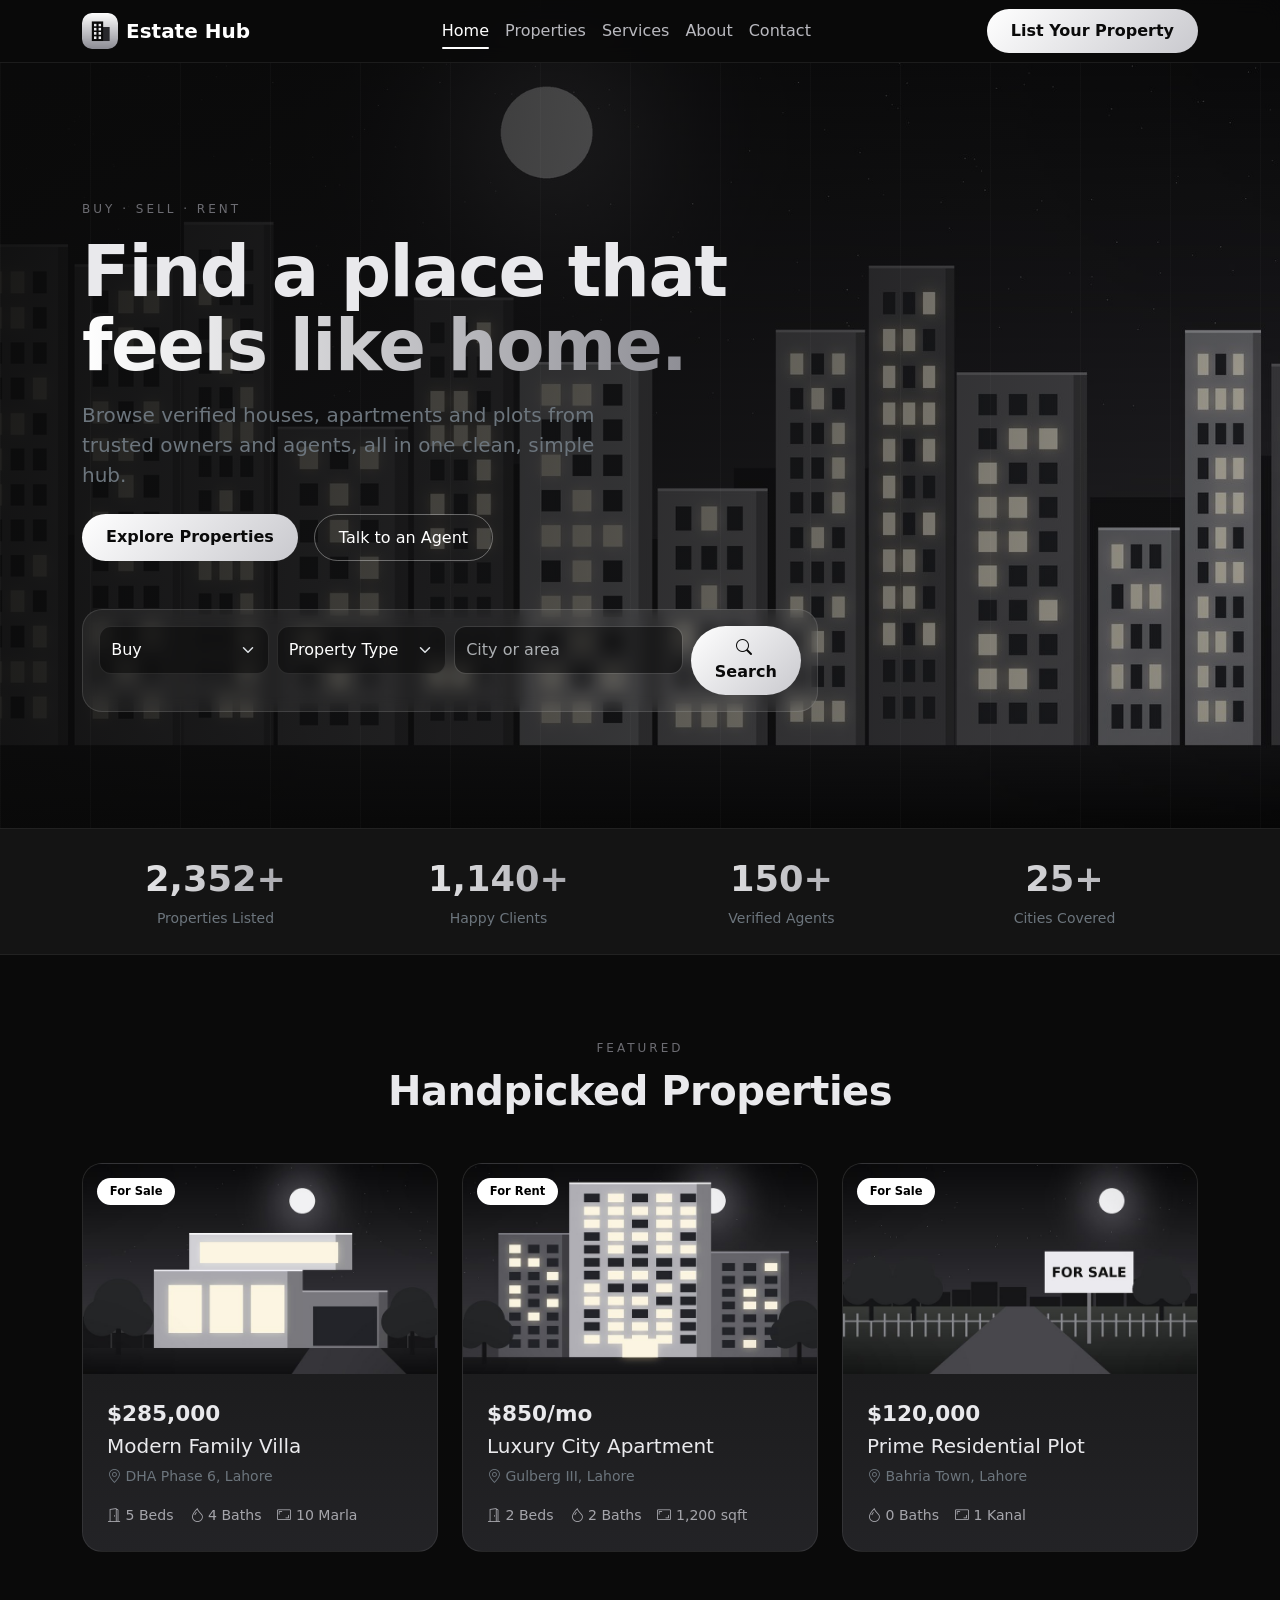
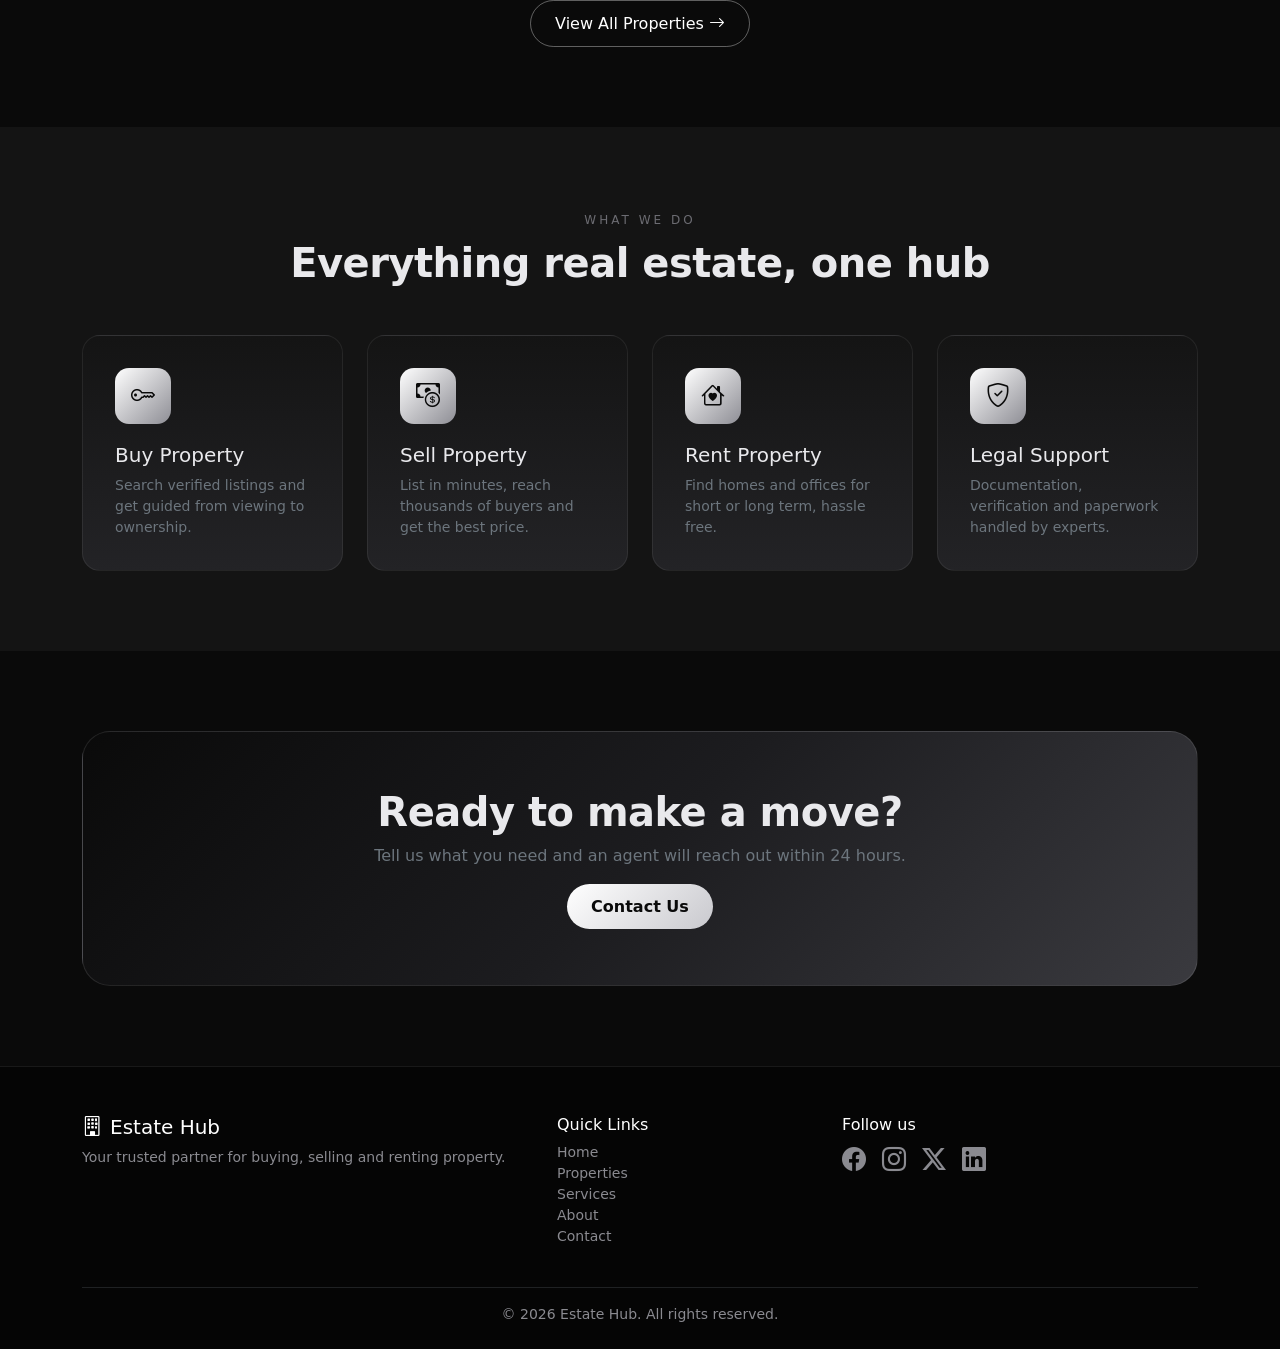
<file: index.html>
<!DOCTYPE html>
<html lang="en" data-bs-theme="dark">

<head>
    <meta charset="UTF-8">
    <meta name="viewport" content="width=device-width, initial-scale=1">
    <title>Real Estate Hub</title>
    <link href="https://cdn.jsdelivr.net/npm/bootstrap@5.3.3/dist/css/bootstrap.min.css" rel="stylesheet">
    <link href="https://cdn.jsdelivr.net/npm/bootstrap-icons@1.11.3/font/bootstrap-icons.min.css" rel="stylesheet">
    <link rel="icon" href="images/favicon.png">
    <link href="css/style.css" rel="stylesheet">
</head>

<body>
    <div id="nav-slot"></div>
    <header class="hero">
        <div class="container position-relative" style="z-index:2;padding-top:5rem">
            <div class="row">
                <div class="col-lg-8">
                    <span class="tag">Buy · Sell · Rent</span>
                    <h1 class="mt-3 mb-3">Find a place that<br><span class="text-grad">feels like home.</span></h1>
                    <p class="lead text-secondary mb-4" style="max-width:560px">Browse verified houses, apartments and
                        plots from trusted owners and agents, all in one clean, simple hub.</p>
                    <div class="d-flex gap-3 flex-wrap mb-5"><a href="properties.html" class="btn btn-eh">Explore
                            Properties</a><a href="contact.html" class="btn btn-outline-eh">Talk to an Agent</a></div>
                    <div class="search-box">
                        <form id="heroSearch" class="row g-2">
                            <div class="col-md-3"><select class="form-select">
                                    <option>Buy</option>
                                    <option>Rent</option>
                                </select></div>
                            <div class="col-md-3"><select class="form-select">
                                    <option>Property Type</option>
                                    <option>House</option>
                                    <option>Apartment</option>
                                    <option>Plot</option>
                                </select></div>
                            <div class="col-md-4"><input class="form-control" placeholder="City or area"></div>
                            <div class="col-md-2 d-grid"><button class="btn btn-eh"><i
                                        class="bi bi-search me-1"></i>Search</button></div>
                        </form>
                    </div>
                </div>
            </div>
        </div>
    </header>
    <div class="stats py-4">
        <div class="container">
            <div class="row text-center g-3">
                <div class="col-6 col-md-3">
                    <div class="stat-num text-grad" data-count="2500">0</div><small class="text-secondary">Properties
                        Listed</small>
                </div>
                <div class="col-6 col-md-3">
                    <div class="stat-num text-grad" data-count="1200">0</div><small class="text-secondary">Happy
                        Clients</small>
                </div>
                <div class="col-6 col-md-3">
                    <div class="stat-num text-grad" data-count="150">0</div><small class="text-secondary">Verified
                        Agents</small>
                </div>
                <div class="col-6 col-md-3">
                    <div class="stat-num text-grad" data-count="25">0</div><small class="text-secondary">Cities
                        Covered</small>
                </div>
            </div>
        </div>
    </div>
    <section>
        <div class="container">
            <div class="text-center mb-5"><span class="tag">Featured</span>
                <h2 class="title display-6 mt-2">Handpicked Properties</h2>
            </div>
            <div class="row g-4" id="prop-grid" data-limit="3"></div>
            <div class="text-center mt-5"><a href="properties.html" class="btn btn-outline-eh">View All Properties <i
                        class="bi bi-arrow-right"></i></a></div>
        </div>
    </section>
    <section class="alt">
        <div class="container">
            <div class="text-center mb-5"><span class="tag">What we do</span>
                <h2 class="title display-6 mt-2">Everything real estate, one hub</h2>
            </div>
            <div class="row g-4" id="service-grid" data-limit="4"></div>
        </div>
    </section>
    <section>
        <div class="container">
            <div class="cta text-center">
                <h2 class="title display-6">Ready to make a move?</h2>
                <p class="text-secondary">Tell us what you need and an agent will reach out within 24 hours.</p><a
                    href="contact.html" class="btn btn-eh">Contact Us</a>
            </div>
        </div>
    </section>
    <div id="footer-slot"></div>
    <script src="https://cdn.jsdelivr.net/npm/bootstrap@5.3.3/dist/js/bootstrap.bundle.min.js"></script>
    <script src="js/script.js"></script>
</body>

</html>
</file>
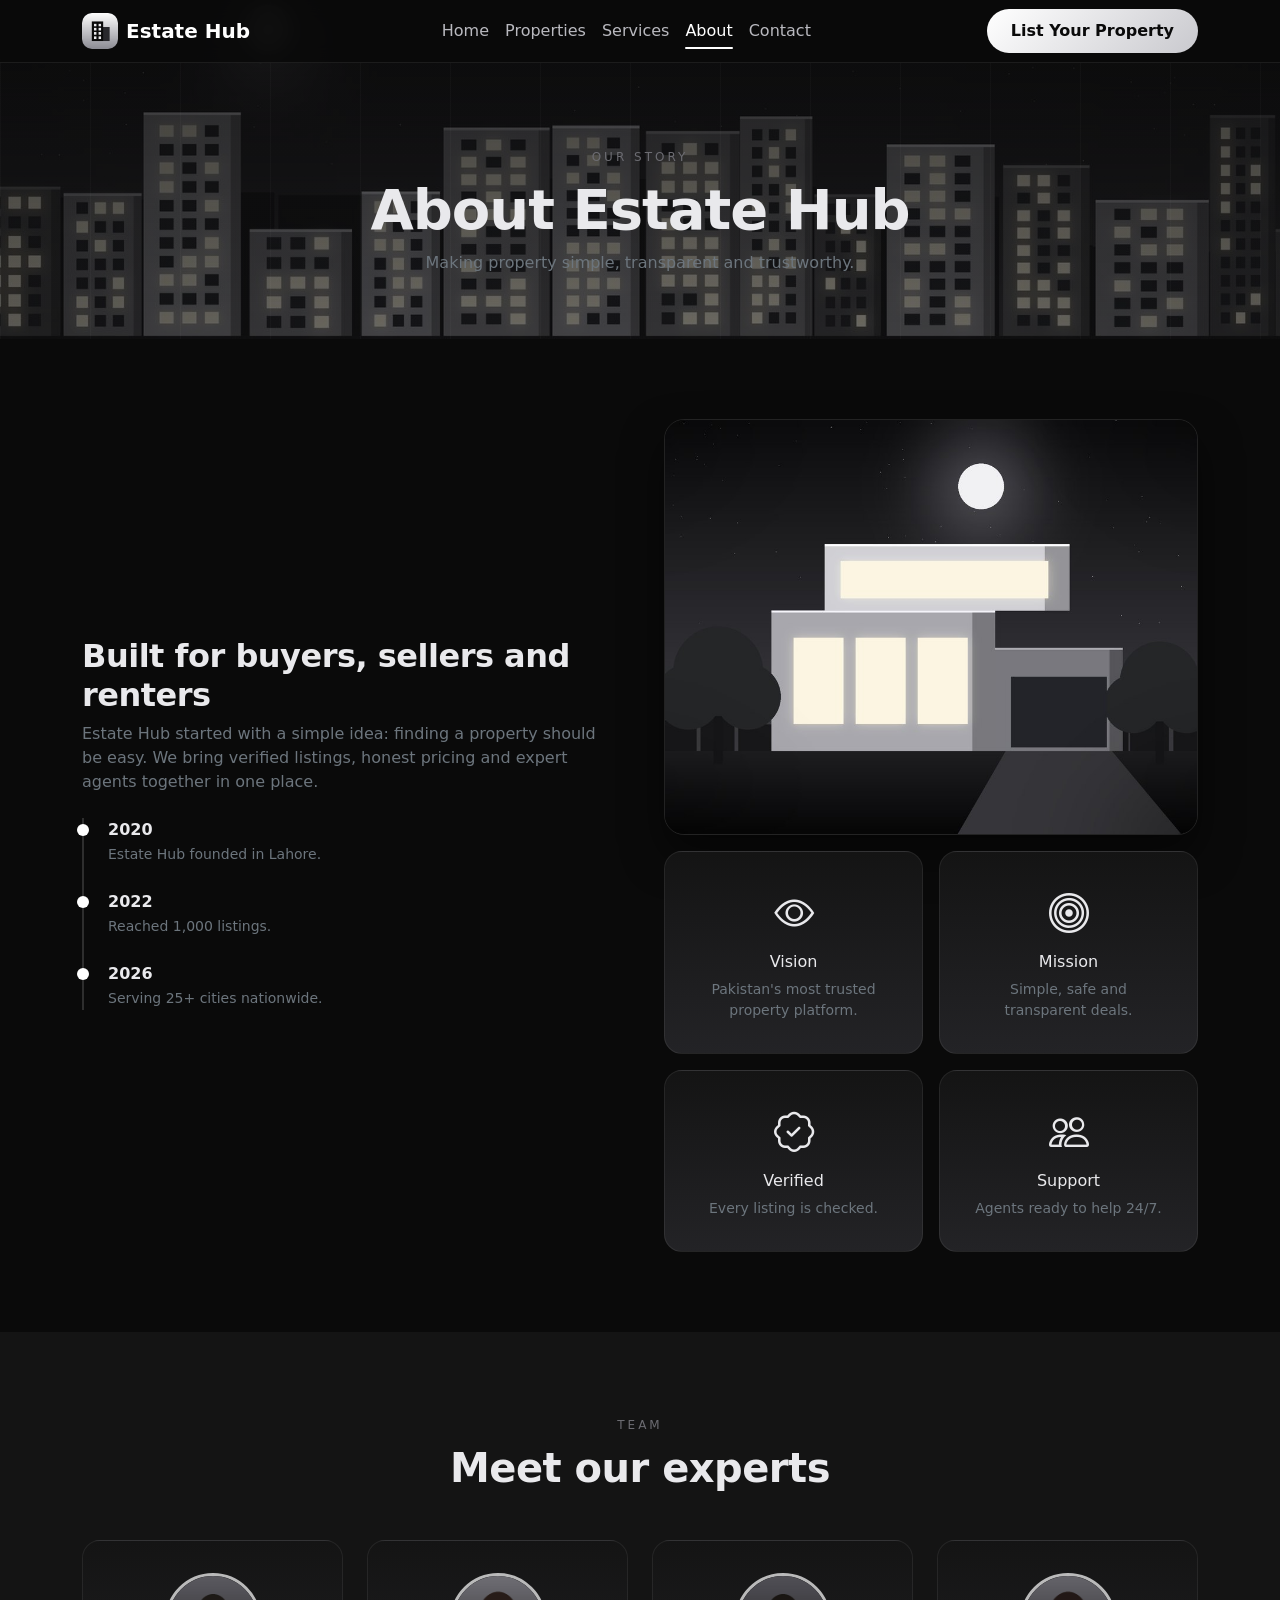
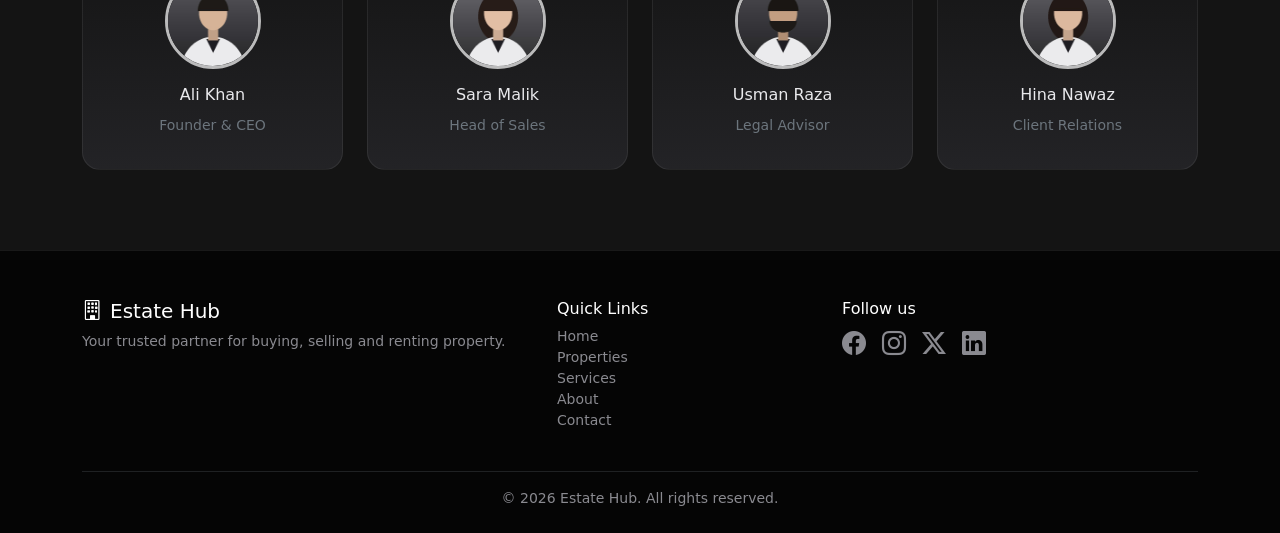
<file: about.html>
<!DOCTYPE html>

<html lang="en" data-bs-theme="dark">

<head>

    <meta charset="UTF-8">
    <meta name="viewport" content="width=device-width, initial-scale=1">

    <title>About – Real Estate Hub</title>

    <link href="https://cdn.jsdelivr.net/npm/bootstrap@5.3.3/dist/css/bootstrap.min.css" rel="stylesheet">

    <link href="https://cdn.jsdelivr.net/npm/bootstrap-icons@1.11.3/font/bootstrap-icons.min.css" rel="stylesheet">

    <link rel="icon" href="images/favicon.png">

    <link href="css/style.css" rel="stylesheet">

</head>

<body>

    <div id="nav-slot"></div>

    <header class="page-hero">
        <div class="container position-relative" style="z-index:2"><span class="tag">Our story</span>
            <h1 class="display-4 mt-2">About Estate Hub</h1>
            <p class="text-secondary mb-0">Making property simple, transparent and trustworthy.</p>
        </div>
    </header>

    <section>
        <div class="container">
            <div class="row g-5 align-items-center">

                <div class="col-lg-6 reveal">
                    <h2 class="title">Built for buyers, sellers and renters</h2>

                    <p class="text-secondary">Estate Hub started with a simple idea: finding a property should be easy.
                        We bring verified listings, honest pricing and expert agents together in one place.</p>

                    <div class="timeline mt-4">
                        <div><strong>2020</strong><br><span class="text-secondary small">Estate Hub founded in
                                Lahore.</span></div>
                        <div><strong>2022</strong><br><span class="text-secondary small">Reached 1,000 listings.</span>
                        </div>
                        <div><strong>2026</strong><br><span class="text-secondary small">Serving 25+ cities
                                nationwide.</span></div>
                    </div>
                </div>

                <div class="col-lg-6 reveal"><img src="images/about.jpg" class="about-img mb-3"
                        alt="Modern villa by Estate Hub">
                    <div class="row g-3">

                        <div class="col-6">
                            <div class="panel text-center"><i class="bi bi-eye fs-1"></i>
                                <h6 class="mt-2">Vision</h6>
                                <p class="small text-secondary mb-0">Pakistan's most trusted property platform.</p>
                            </div>
                        </div>

                        <div class="col-6">
                            <div class="panel text-center"><i class="bi bi-bullseye fs-1"></i>
                                <h6 class="mt-2">Mission</h6>
                                <p class="small text-secondary mb-0">Simple, safe and transparent deals.</p>
                            </div>
                        </div>

                        <div class="col-6">
                            <div class="panel text-center"><i class="bi bi-patch-check fs-1"></i>
                                <h6 class="mt-2">Verified</h6>
                                <p class="small text-secondary mb-0">Every listing is checked.</p>
                            </div>
                        </div>

                        <div class="col-6">
                            <div class="panel text-center"><i class="bi bi-people fs-1"></i>
                                <h6 class="mt-2">Support</h6>
                                <p class="small text-secondary mb-0">Agents ready to help 24/7.</p>
                            </div>
                        </div>
                    </div>
                </div>
            </div>
        </div>
    </section>

    <section class="alt">
        <div class="container">
            <div class="text-center mb-5"><span class="tag">Team</span>
                <h2 class="title display-6 mt-2">Meet our experts</h2>
            </div>

            <div class="row g-4 text-center">

                <div class="col-6 col-md-3 reveal">
                    <div class="panel"><img class="team-img" src="images/team/ali-khan.jpg" alt="Ali Khan">
                        <h6>Ali Khan</h6><small class="text-secondary">Founder & CEO</small>
                    </div>
                </div>

                <div class="col-6 col-md-3 reveal">
                    <div class="panel"><img class="team-img" src="images/team/sara-malik.jpg" alt="Sara Malik">
                        <h6>Sara Malik</h6><small class="text-secondary">Head of Sales</small>
                    </div>
                </div>

                <div class="col-6 col-md-3 reveal">
                    <div class="panel"><img class="team-img" src="images/team/usman-raza.jpg" alt="Usman Raza">
                        <h6>Usman Raza</h6><small class="text-secondary">Legal Advisor</small>
                    </div>
                </div>

                <div class="col-6 col-md-3 reveal">
                    <div class="panel"><img class="team-img" src="images/team/hina-nawaz.jpg" alt="Hina Nawaz">
                        <h6>Hina Nawaz</h6><small class="text-secondary">Client Relations</small>
                    </div>
                </div>
            </div>
        </div>
    </section>

    <div id="footer-slot"></div>

    <script src="https://cdn.jsdelivr.net/npm/bootstrap@5.3.3/dist/js/bootstrap.bundle.min.js"></script>

    <script src="js/script.js"></script>

</body>

</html>
</file>
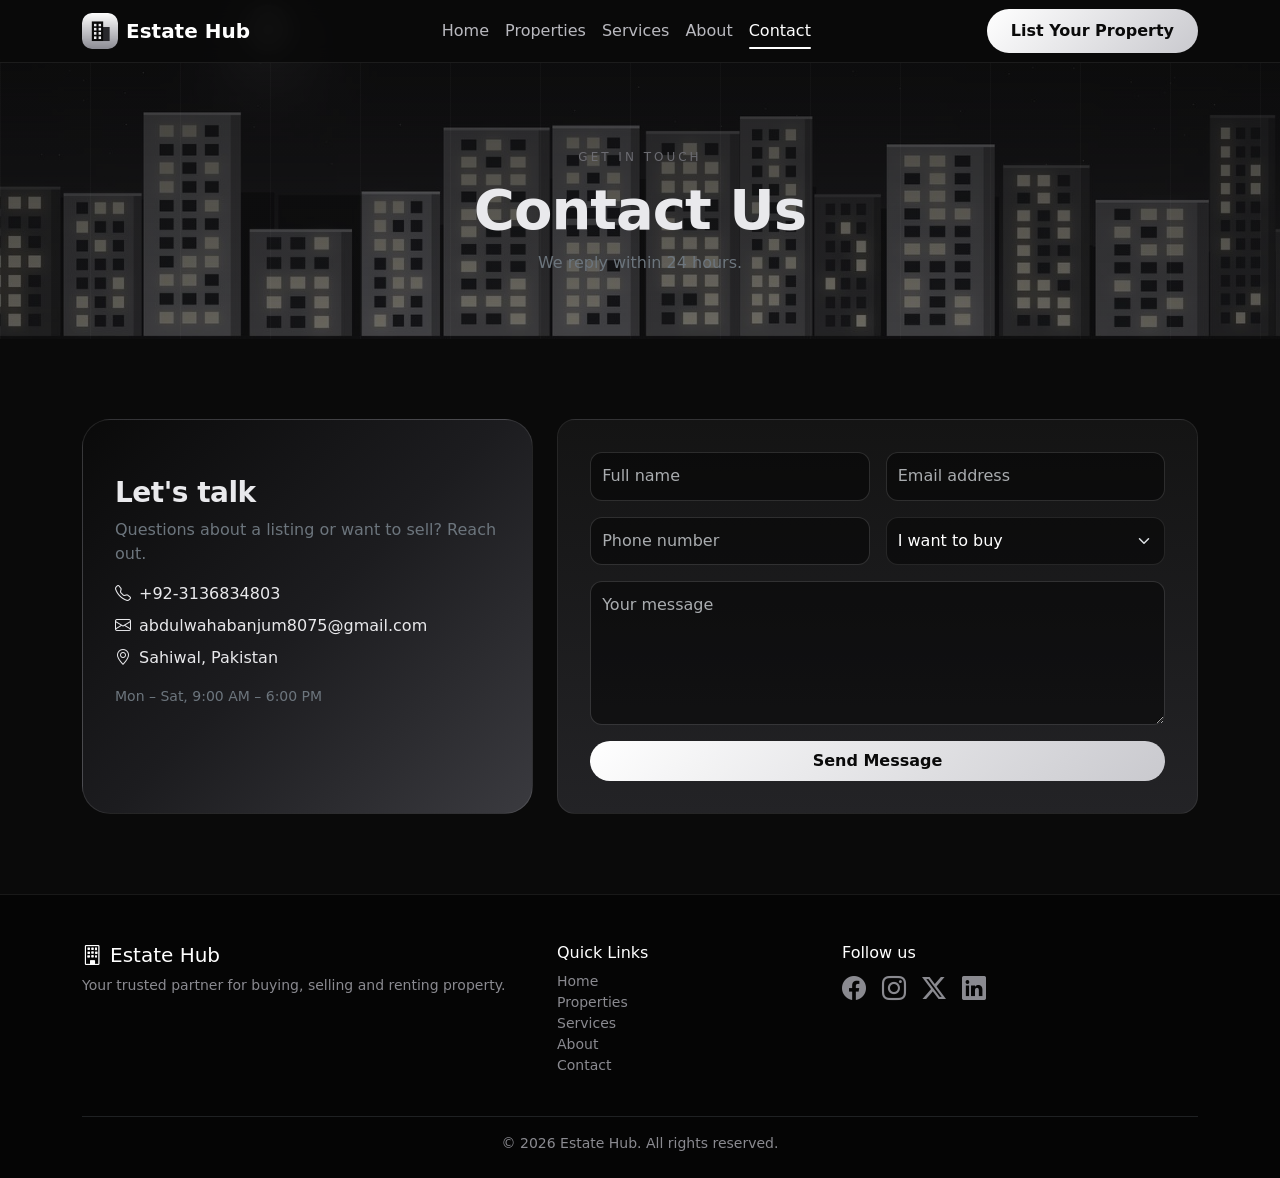
<file: contact.html>
<!DOCTYPE html>
<html lang="en" data-bs-theme="dark">

<head>
    <meta charset="UTF-8">
    <meta name="viewport" content="width=device-width, initial-scale=1">
    <title>Contact – Real Estate Hub</title>
    <link href="https://cdn.jsdelivr.net/npm/bootstrap@5.3.3/dist/css/bootstrap.min.css" rel="stylesheet">
    <link href="https://cdn.jsdelivr.net/npm/bootstrap-icons@1.11.3/font/bootstrap-icons.min.css" rel="stylesheet">
    <link rel="icon" href="images/favicon.png">
    <link href="css/style.css" rel="stylesheet">
</head>

<body>
    <div id="nav-slot"></div>
    <header class="page-hero">
        <div class="container position-relative" style="z-index:2"><span class="tag">Get in touch</span>
            <h1 class="display-4 mt-2">Contact Us</h1>
            <p class="text-secondary mb-0">We reply within 24 hours.</p>
        </div>
    </header>
    <section>
        <div class="container">
            <div class="row g-4">
                <div class="col-lg-5">
                    <div class="cta h-100">
                        <h3 class="title">Let's talk</h3>
                        <p class="text-secondary">Questions about a listing or want to sell? Reach out.</p>
                        <p class="mb-2"><i class="bi bi-telephone me-2"></i>+92-3136834803</p>
                        <p class="mb-2"><i class="bi bi-envelope me-2"></i>abdulwahabanjum8075@gmail.com</p>
                        <p><i class="bi bi-geo-alt me-2"></i>Sahiwal, Pakistan</p>
                        <p class="small text-secondary mb-0">Mon – Sat, 9:00 AM – 6:00 PM</p>
                    </div>
                </div>
                <div class="col-lg-7">
                    <div class="panel">
                        <form id="contactForm" class="row g-3 needs-validation" novalidate>
                            <div class="col-md-6"><input class="form-control" placeholder="Full name" required>
                                <div class="invalid-feedback">Please enter your name.</div>
                            </div>
                            <div class="col-md-6"><input type="email" class="form-control" placeholder="Email address"
                                    required>
                                <div class="invalid-feedback">Enter a valid email.</div>
                            </div>
                            <div class="col-md-6"><input class="form-control" placeholder="Phone number"></div>
                            <div class="col-md-6"><select class="form-select">
                                    <option>I want to buy</option>
                                    <option>I want to sell</option>
                                    <option>I want to rent</option>
                                </select></div>
                            <div class="col-12"><textarea class="form-control" rows="5" placeholder="Your message"
                                    required></textarea>
                                <div class="invalid-feedback">Please write a message.</div>
                            </div>
                            <div class="col-12"><button class="btn btn-eh w-100 py-2">Send Message</button></div>
                            <div id="ok" class="col-12 d-none">
                                <div class="alert alert-light mb-0 py-2 text-center">Thank you! We will contact you
                                    soon.</div>
                            </div>
                        </form>
                    </div>
                </div>
            </div>
        </div>
    </section>
    <div id="footer-slot"></div>
    <script src="https://cdn.jsdelivr.net/npm/bootstrap@5.3.3/dist/js/bootstrap.bundle.min.js"></script>
    <script src="js/script.js"></script>
</body>

</html>
</file>
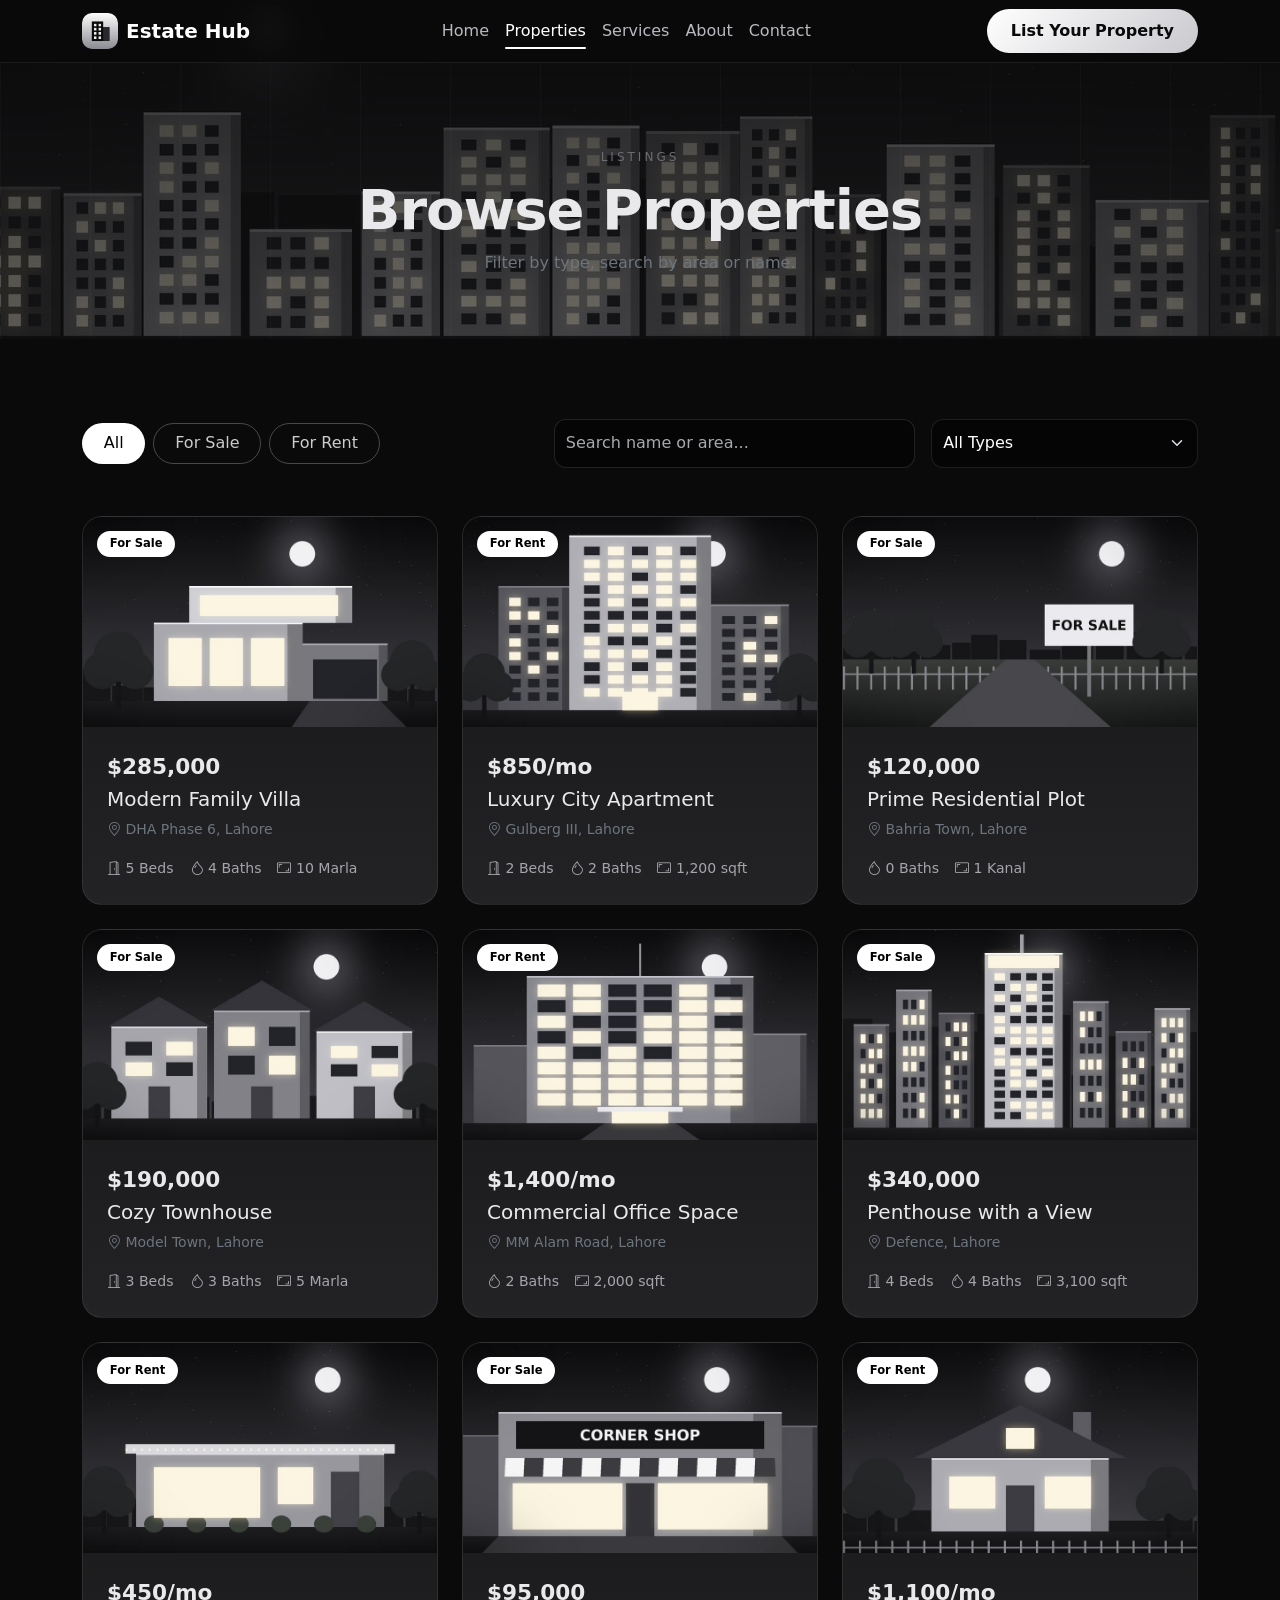
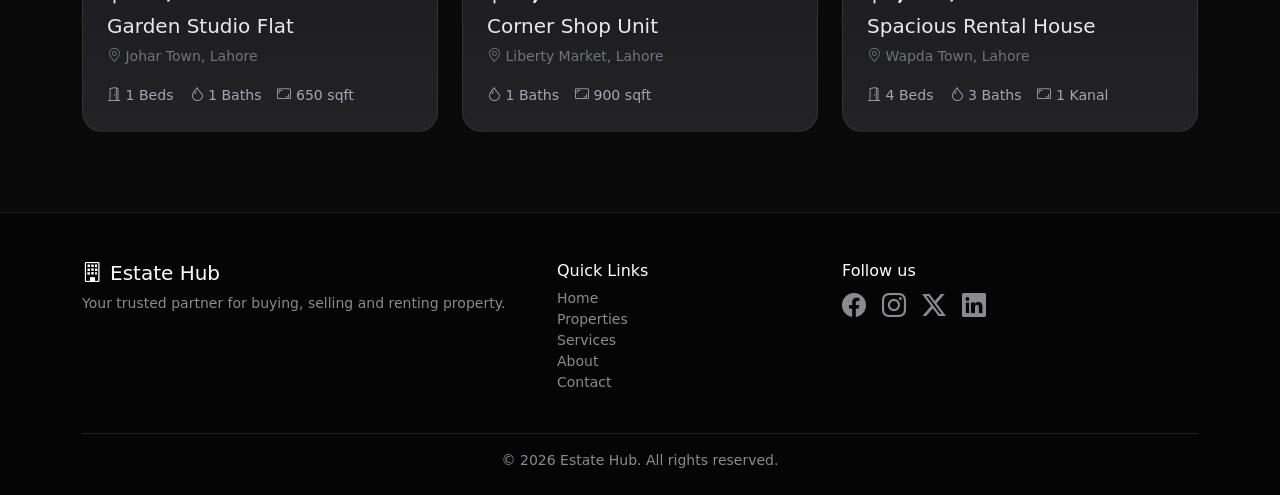
<file: properties.html>
<!DOCTYPE html>
<html lang="en" data-bs-theme="dark">

<head>
    <meta charset="UTF-8">
    <meta name="viewport" content="width=device-width, initial-scale=1">
    <title>Properties – Real Estate Hub</title>
    <link href="https://cdn.jsdelivr.net/npm/bootstrap@5.3.3/dist/css/bootstrap.min.css" rel="stylesheet">
    <link href="https://cdn.jsdelivr.net/npm/bootstrap-icons@1.11.3/font/bootstrap-icons.min.css" rel="stylesheet">
    <link rel="icon" href="images/favicon.png">
    <link href="css/style.css" rel="stylesheet">
</head>

<body>
    <div id="nav-slot"></div>
    <header class="page-hero">
        <div class="container position-relative" style="z-index:2"><span class="tag">Listings</span>
            <h1 class="display-4 mt-2">Browse Properties</h1>
            <p class="text-secondary mb-0">Filter by type, search by area or name.</p>
        </div>
    </header>
    <section>
        <div class="container">
            <div class="row g-3 mb-5 align-items-center">
                <div class="col-lg-5 d-flex gap-2 flex-wrap"><button class="filter-btn active"
                        data-f="all">All</button><button class="filter-btn" data-f="sale">For Sale</button><button
                        class="filter-btn" data-f="rent">For Rent</button></div>
                <div class="col-lg-4"><input id="q" class="form-control" placeholder="Search name or area..."></div>
                <div class="col-lg-3"><select id="type" class="form-select">
                        <option value="all">All Types</option>
                        <option>House</option>
                        <option>Apartment</option>
                        <option>Plot</option>
                        <option>Commercial</option>
                    </select></div>
            </div>
            <div class="row g-4" id="prop-grid"></div>
        </div>
    </section>
    <div id="footer-slot"></div>
    <script src="https://cdn.jsdelivr.net/npm/bootstrap@5.3.3/dist/js/bootstrap.bundle.min.js"></script>
    <script src="js/script.js"></script>
</body>

</html>
</file>
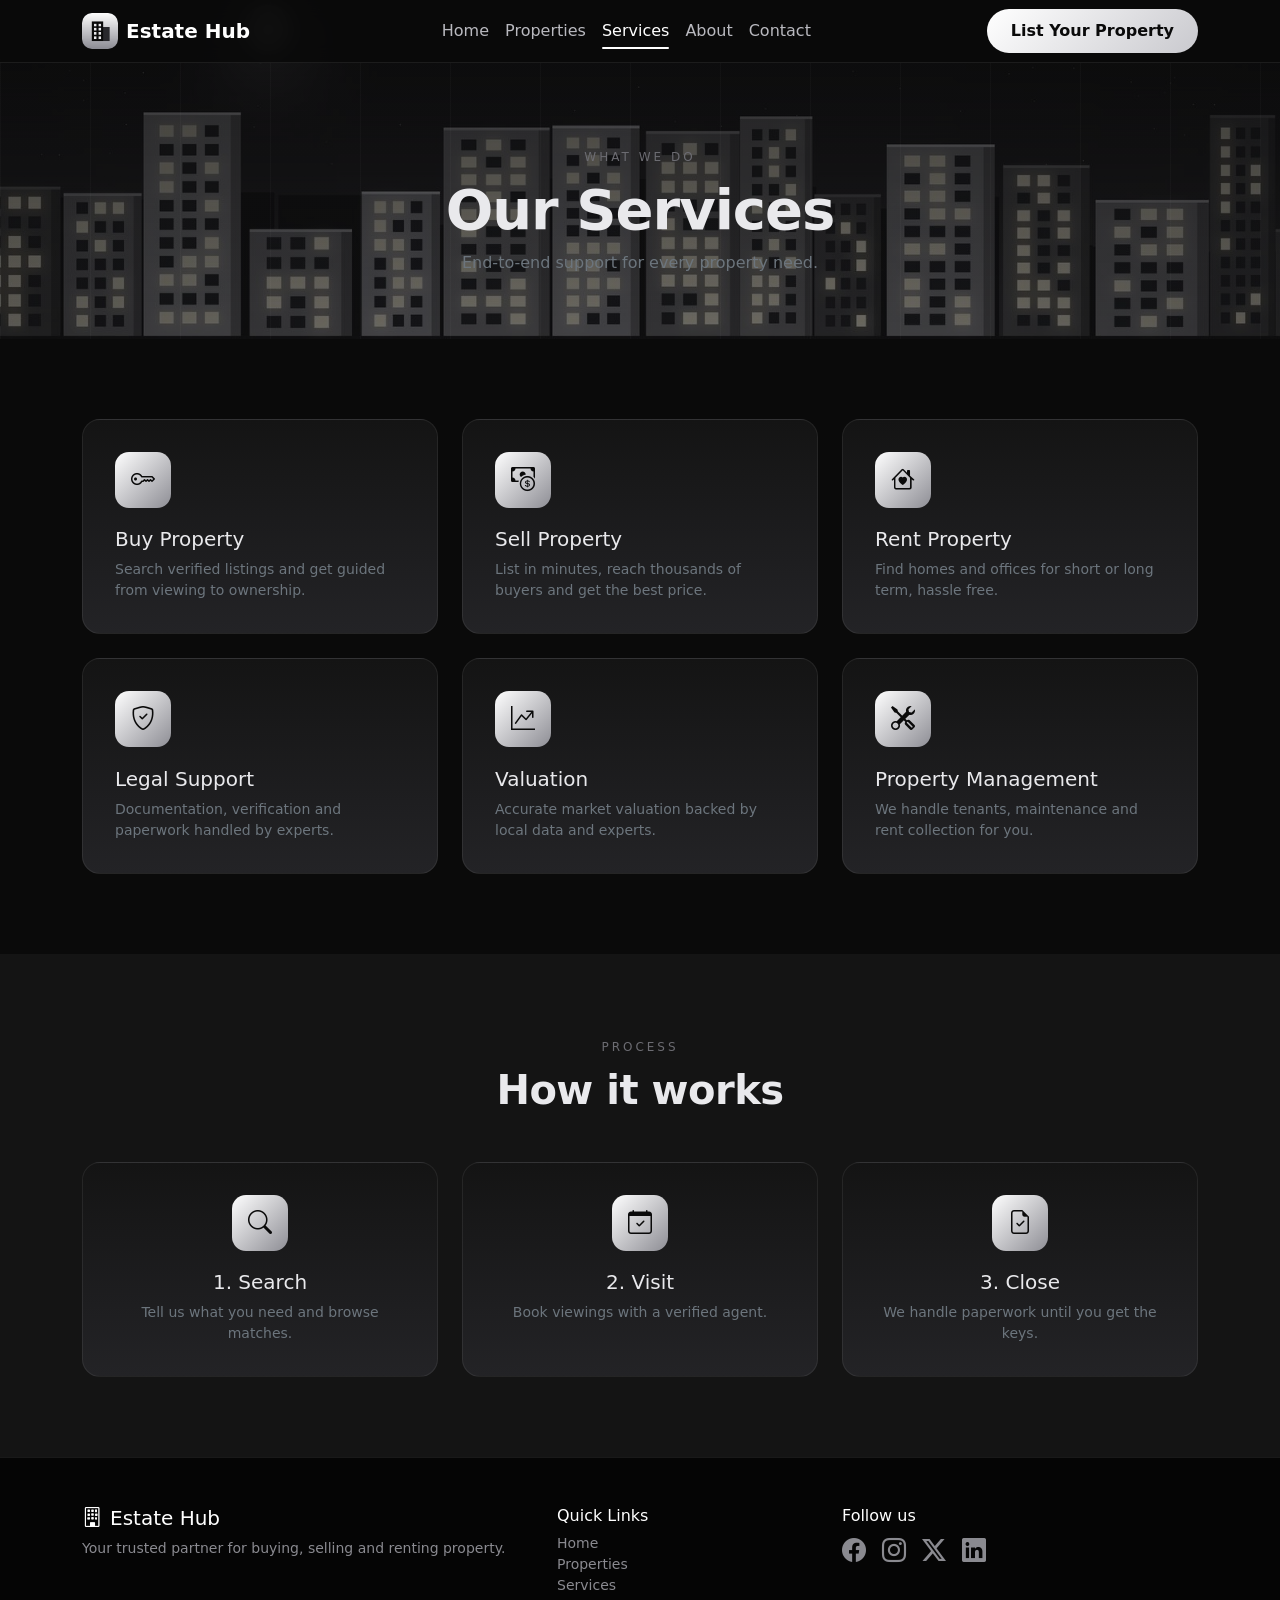
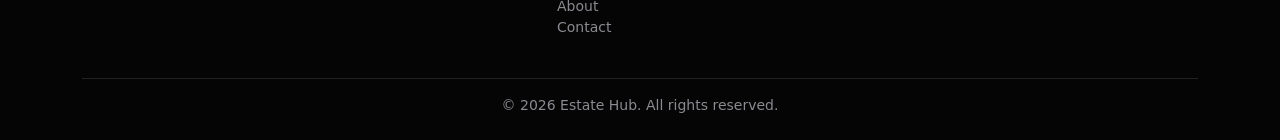
<file: services.html>
<!DOCTYPE html>
<html lang="en" data-bs-theme="dark">

<head>
    <meta charset="UTF-8">
    <meta name="viewport" content="width=device-width, initial-scale=1">
    <title>Services – Real Estate Hub</title>
    <link href="https://cdn.jsdelivr.net/npm/bootstrap@5.3.3/dist/css/bootstrap.min.css" rel="stylesheet">
    <link href="https://cdn.jsdelivr.net/npm/bootstrap-icons@1.11.3/font/bootstrap-icons.min.css" rel="stylesheet">
    <link rel="icon" href="images/favicon.png">
    <link href="css/style.css" rel="stylesheet">
</head>

<body>
    <div id="nav-slot"></div>
    <header class="page-hero">
        <div class="container position-relative" style="z-index:2"><span class="tag">What we do</span>
            <h1 class="display-4 mt-2">Our Services</h1>
            <p class="text-secondary mb-0">End-to-end support for every property need.</p>
        </div>
    </header>
    <section>
        <div class="container">
            <div class="row g-4" id="service-grid"></div>
        </div>
    </section>
    <section class="alt">
        <div class="container">
            <div class="text-center mb-5"><span class="tag">Process</span>
                <h2 class="title display-6 mt-2">How it works</h2>
            </div>
            <div class="row g-4 text-center">
                <div class="col-md-4 reveal">
                    <div class="panel">
                        <div class="icon-box mx-auto"><i class="bi bi-search"></i></div>
                        <h5>1. Search</h5>
                        <p class="text-secondary small mb-0">Tell us what you need and browse matches.</p>
                    </div>
                </div>
                <div class="col-md-4 reveal">
                    <div class="panel">
                        <div class="icon-box mx-auto"><i class="bi bi-calendar-check"></i></div>
                        <h5>2. Visit</h5>
                        <p class="text-secondary small mb-0">Book viewings with a verified agent.</p>
                    </div>
                </div>
                <div class="col-md-4 reveal">
                    <div class="panel">
                        <div class="icon-box mx-auto"><i class="bi bi-file-earmark-check"></i></div>
                        <h5>3. Close</h5>
                        <p class="text-secondary small mb-0">We handle paperwork until you get the keys.</p>
                    </div>
                </div>
            </div>
        </div>
    </section>
    <div id="footer-slot"></div>
    <script src="https://cdn.jsdelivr.net/npm/bootstrap@5.3.3/dist/js/bootstrap.bundle.min.js"></script>
    <script src="js/script.js"></script>
</body>

</html>
</file>
<file: css/style.css>
:root {
    --black: #0a0a0a;
    --dark: #141414;
    --gray: #2b2b2e;
    --mid: #6c6c72;
    --light: #e9e9ec;
    --grad: linear-gradient(135deg, #0a0a0a 0%, #1c1c1f 50%, #3a3a3f 100%);
    --grad-soft: linear-gradient(180deg, #141414 0%, #232326 100%);
    --silver: linear-gradient(135deg, #fff, #8e8e95)
}

html {
    scroll-behavior: smooth
}

body {
    font-family: 'Segoe UI', system-ui, sans-serif;
    background: var(--black);
    color: var(--light)
}

.navbar {
    background: rgba(10, 10, 10, .88);
    backdrop-filter: blur(10px);
    border-bottom: 1px solid rgba(255, 255, 255, .08);
    transition: .3s
}

.navbar.scrolled {
    padding-top: .4rem;
    padding-bottom: .4rem;
    box-shadow: 0 4px 20px rgba(0, 0, 0, .6)
}

.brand-mark {
    display: inline-grid;
    place-items: center;
    width: 36px;
    height: 36px;
    border-radius: 10px;
    background: linear-gradient(135deg, #fff, #9a9aa0);
    color: #0a0a0a;
    margin-right: .5rem
}

.nav-link {
    color: #b9b9bf !important;
    font-weight: 500;
    position: relative
}

.nav-link:hover,
.nav-link.active {
    color: #fff !important
}

.nav-link.active::after {
    content: "";
    position: absolute;
    left: .5rem;
    right: .5rem;
    bottom: 2px;
    height: 2px;
    background: #fff;
    border-radius: 2px
}

.btn-eh {
    background: linear-gradient(135deg, #fff, #c9c9ce);
    color: #0a0a0a;
    border: 0;
    font-weight: 600;
    padding: .65rem 1.5rem;
    border-radius: 50px;
    transition: .25s
}

.btn-eh:hover {
    background: #fff;
    color: #000;
    transform: translateY(-2px);
    box-shadow: 0 8px 24px rgba(255, 255, 255, .15)
}

.btn-outline-eh {
    border: 1px solid rgba(255, 255, 255, .35);
    color: #fff;
    border-radius: 50px;
    padding: .65rem 1.5rem
}

.btn-outline-eh:hover {
    background: #fff;
    color: #000
}

.text-grad {
    background: linear-gradient(90deg, #fff, #8e8e95);
    -webkit-background-clip: text;
    background-clip: text;
    color: transparent
}

.hero {
    min-height: 92vh;
    display: flex;
    align-items: center;
    position: relative;
    overflow: hidden;
    background: linear-gradient(100deg, rgba(10, 10, 10, .95) 0%, rgba(10, 10, 10, .7) 50%, rgba(10, 10, 10, .35) 100%), url(../images/hero.jpg) center/cover
}

.hero::after,
.page-hero::after {
    content: "";
    position: absolute;
    inset: 0;
    background: repeating-linear-gradient(90deg, rgba(255, 255, 255, .025) 0 1px, transparent 1px 90px);
    pointer-events: none
}

.hero h1 {
    font-weight: 800;
    letter-spacing: -1.5px;
    font-size: clamp(2.4rem, 6vw, 4.4rem);
    line-height: 1.05
}

.page-hero {
    position: relative;
    padding: 9rem 0 4rem;
    background: linear-gradient(180deg, rgba(10, 10, 10, .8), rgba(10, 10, 10, .6)), url(../images/banner.jpg) center/cover;
    text-align: center
}

.page-hero h1 {
    font-weight: 800;
    letter-spacing: -1px
}

.search-box {
    background: rgba(255, 255, 255, .06);
    border: 1px solid rgba(255, 255, 255, .12);
    border-radius: 20px;
    padding: 1rem;
    backdrop-filter: blur(8px)
}

.form-select,
.form-control {
    background-color: rgba(0, 0, 0, .45);
    border: 1px solid rgba(255, 255, 255, .1);
    color: #fff;
    border-radius: 12px;
    padding: .7rem
}

.form-control:focus,
.form-select:focus {
    background-color: rgba(0, 0, 0, .6);
    border-color: #fff;
    box-shadow: 0 0 0 .2rem rgba(255, 255, 255, .12);
    color: #fff
}

.stats {
    background: var(--dark);
    border-block: 1px solid rgba(255, 255, 255, .06)
}

.stat-num {
    font-size: 2.2rem;
    font-weight: 800
}

section {
    padding: 5rem 0
}

.alt {
    background: var(--dark)
}

.tag {
    letter-spacing: 3px;
    font-size: .75rem;
    color: var(--mid);
    text-transform: uppercase
}

.title {
    font-weight: 800;
    letter-spacing: -.5px
}

.prop-card {
    background: var(--grad-soft);
    border: 1px solid rgba(255, 255, 255, .08);
    border-radius: 20px;
    overflow: hidden;
    transition: .3s;
    height: 100%
}

.prop-card:hover {
    transform: translateY(-8px);
    border-color: rgba(255, 255, 255, .3);
    box-shadow: 0 20px 40px rgba(0, 0, 0, .6)
}

.prop-img {
    height: 200px;
    position: relative;
    display: grid;
    place-items: center;
    font-size: 4rem;
    color: rgba(255, 255, 255, .55)
}

.g0 {
    background: linear-gradient(135deg, #1a1a1a, #4a4a50)
}

.g1 {
    background: linear-gradient(135deg, #2b2b2e, #8a8a90)
}

.g2 {
    background: linear-gradient(135deg, #0f0f10, #3a3a3f)
}

.g3 {
    background: linear-gradient(135deg, #3a3a3f, #0a0a0a)
}

.badge-tag {
    position: absolute;
    top: 14px;
    left: 14px;
    font-size: .72rem;
    font-weight: 600;
    background: #fff;
    color: #000;
    padding: .3rem .8rem;
    border-radius: 50px
}

.price {
    font-weight: 800;
    font-size: 1.35rem
}

.meta span {
    color: #a5a5ab;
    font-size: .88rem;
    margin-right: 1rem
}

.filter-btn {
    border: 1px solid rgba(255, 255, 255, .25);
    color: #ccc;
    border-radius: 50px;
    padding: .45rem 1.3rem;
    background: transparent;
    transition: .2s
}

.filter-btn.active,
.filter-btn:hover {
    background: #fff;
    color: #000
}

.service,
.panel {
    background: var(--grad-soft);
    border: 1px solid rgba(255, 255, 255, .07);
    border-radius: 18px;
    padding: 2rem;
    height: 100%;
    transition: .3s
}

.service:hover {
    border-color: rgba(255, 255, 255, .3);
    transform: translateY(-5px)
}

.icon-box {
    width: 56px;
    height: 56px;
    border-radius: 14px;
    display: grid;
    place-items: center;
    font-size: 1.5rem;
    background: var(--silver);
    color: #0a0a0a;
    margin-bottom: 1.2rem
}

.cta {
    background: var(--grad);
    border: 1px solid rgba(255, 255, 255, .1);
    border-radius: 28px;
    padding: 3.5rem 2rem
}

.timeline {
    border-left: 2px solid rgba(255, 255, 255, .15);
    padding-left: 1.5rem
}

.timeline div {
    position: relative;
    margin-bottom: 1.5rem
}

.timeline div::before {
    content: "";
    position: absolute;
    left: -1.95rem;
    top: .35rem;
    width: 12px;
    height: 12px;
    border-radius: 50%;
    background: #fff
}

.team-avatar {
    width: 84px;
    height: 84px;
    border-radius: 50%;
    margin: 0 auto 1rem;
    display: grid;
    place-items: center;
    font-size: 1.8rem;
    font-weight: 700;
    background: var(--silver);
    color: #0a0a0a
}

footer {
    background: #050505;
    border-top: 1px solid rgba(255, 255, 255, .08);
    padding: 3rem 0 1.5rem;
    color: #8a8a90
}

footer a {
    color: #8a8a90;
    text-decoration: none
}

footer a:hover {
    color: #fff
}

.reveal {
    opacity: 0;
    transform: translateY(30px);
    transition: .7s
}

.reveal.show {
    opacity: 1;
    transform: none
}

#topBtn {
    position: fixed;
    right: 20px;
    bottom: 20px;
    width: 44px;
    height: 44px;
    border-radius: 50%;
    border: 0;
    background: #fff;
    color: #000;
    display: none;
    z-index: 99;
    box-shadow: 0 6px 20px rgba(0, 0, 0, .5)
}

.prop-img {
    overflow: hidden;
    height: 210px
}

.prop-img img {
    width: 100%;
    height: 100%;
    object-fit: cover;
    transition: transform .6s
}

.prop-card:hover .prop-img img {
    transform: scale(1.08)
}

.brand-logo {
    width: 36px;
    height: 36px;
    border-radius: 10px;
    margin-right: .5rem
}

.about-img {
    width: 100%;
    border-radius: 20px;
    border: 1px solid rgba(255, 255, 255, .1);
    box-shadow: 0 20px 40px rgba(0, 0, 0, .5)
}

.team-img {
    width: 96px;
    height: 96px;
    border-radius: 50%;
    object-fit: cover;
    margin-bottom: 1rem;
    border: 3px solid rgba(255, 255, 255, .7)
}
</file>
